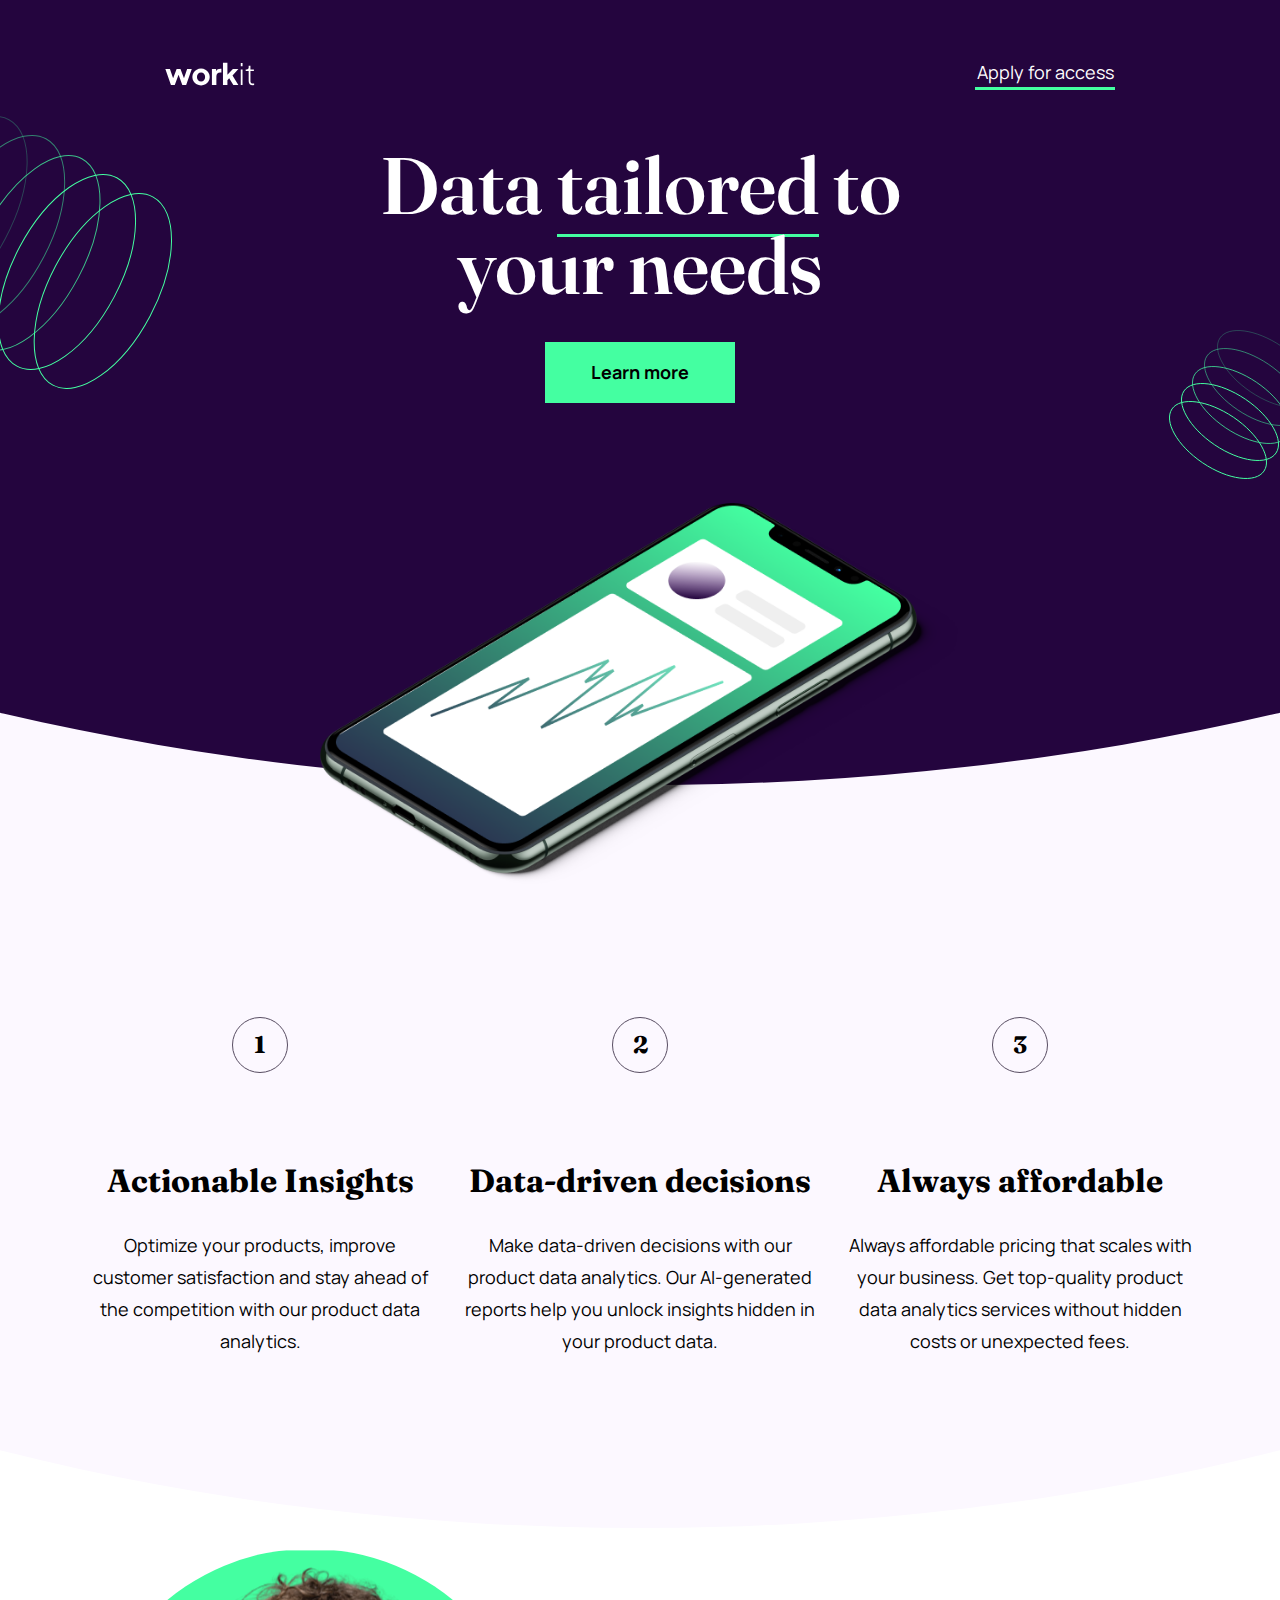
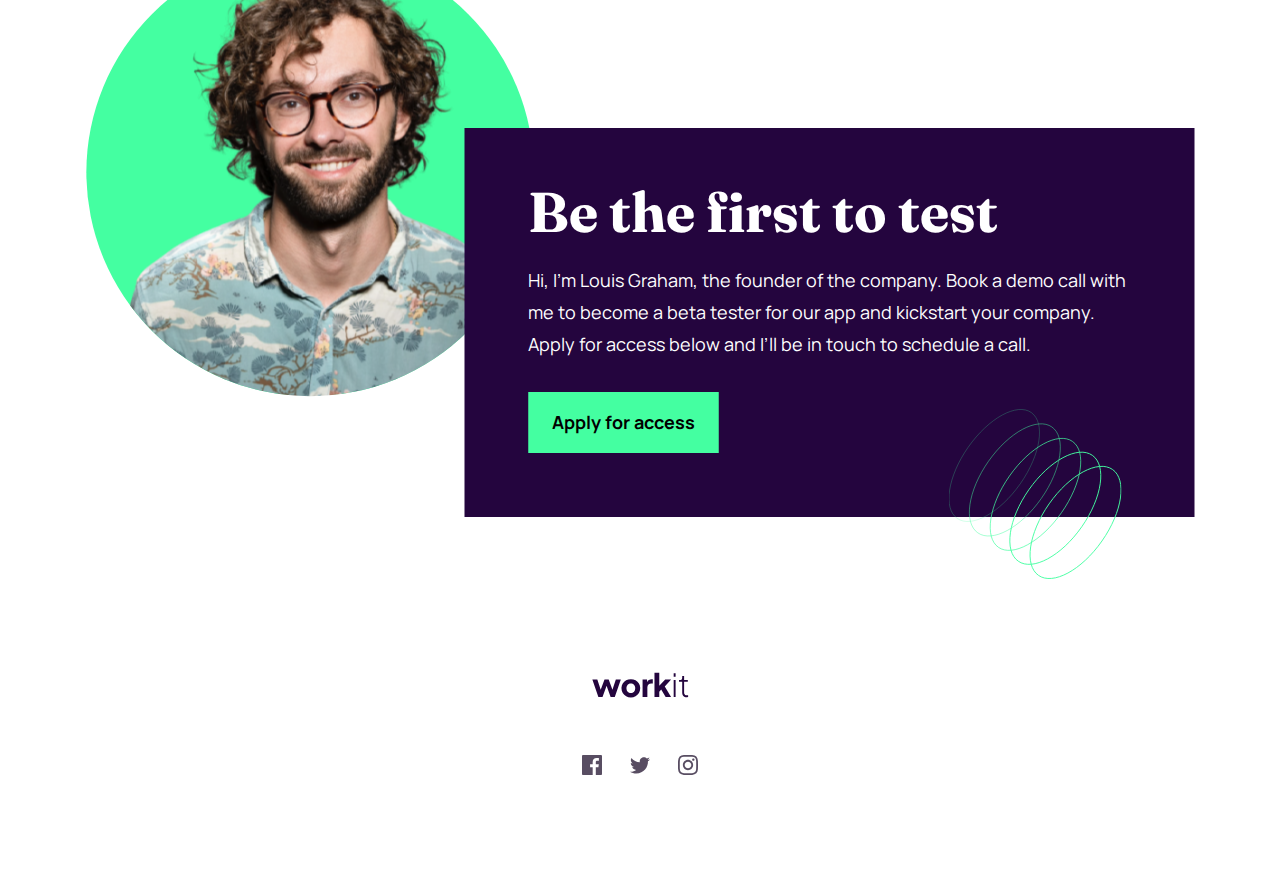
<file: workit/index.html>
<!DOCTYPE html><html lang="en"><head><meta charset="UTF-8"><meta name="viewport" content="width=device-width,initial-scale=1"><link rel="preconnect" href="https://fonts.googleapis.com"><link rel="preconnect" href="https://fonts.gstatic.com" crossorigin><link href="https://fonts.googleapis.com/css2?family=Fraunces:opsz,wght@9..144,400;9..144,600&family=Manrope&display=swap" rel="stylesheet"><link rel="stylesheet" href="./css/normalize.min.css"><link rel="stylesheet" href="./css/style.min.css"><title>Work It</title></head><body><main><section class="hero_section"><div class="header_wrapper"><img src="./images/workit.svg" alt="workit logo" class="logo"> <button type="reset" class="btn_secondary">Apply for access</button></div><div class="marketing_content_wrapper"><h1 class="light_text">Data <span class="marketing_touch">tailored</span> to your needs</h1><button type="reset" class="btn_primary">Learn more</button></div><img src="./images/left-ring.svg" alt="ring" class="ring_left_svg"> <img src="./images/right-ring.svg" alt="ring_svg" class="ring_right_svg"><div class="phone_wrapper"><img src="./images/iphone-pro-max11png.png" alt="Iphone 11 Pro Max image" class="phone absolute" width="715" height="427"></div></section><section class="features_section"><div class="features_container"><div class="borderless_card"><h4 class="rounded"><span>1</span></h4><div class="card_container"><h3 class="space_around">Actionable Insights</h3><p>Optimize your products, improve customer satisfaction and stay ahead of the competition with our product data analytics.</p></div></div><div class="borderless_card"><h4 class="rounded"><span>2</span></h4><div class="card_container"><h3 class="space_around">Data-driven decisions</h3><p>Make data-driven decisions with our product data analytics. Our AI-generated reports help you unlock insights hidden in your product data.</p></div></div><div class="borderless_card"><h4 class="rounded"><span>3</span></h4><div class="card_container"><h3 class="space_around">Always affordable</h3><p>Always affordable pricing that scales with your business. Get top-quality product data analytics services without hidden costs or unexpected fees.</p></div></div></div></section><section class="cta_section"><div class="cta_container"><div class="img_wrapper"><img src="./images/image-removebg-preview(363).png" alt="Picture of the company founder" class="founder_img"></div><div class="cta_content_wrapper"><div class="cta_content"><h2>Be the first to test</h2><p>Hi, I'm Louis Graham, the founder of the company. Book a demo call with me to become a beta tester for our app and kickstart your company. Apply for access below and I’ll be in touch to schedule a call.</p><button class="btn_primary extend">Apply for access</button> <img src="./images/cta_ring.svg" alt="ring" class="cta_ring"></div></div></div></section><footer class="footer"><img src="./images/footer.svg" alt="Logo and Social media links" class="social_media"></footer></main></body></html>
</file>
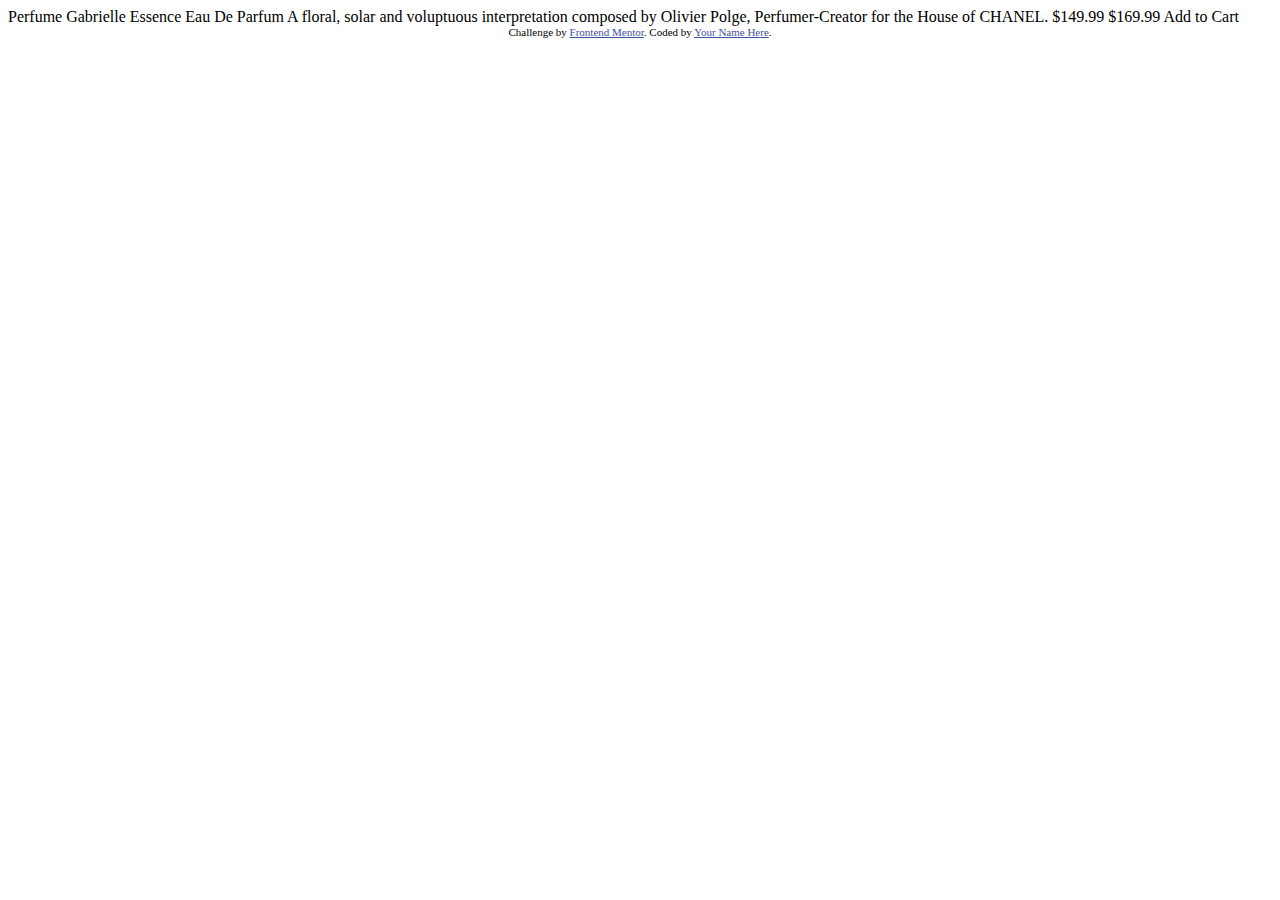
<file: components/product-preview-card/index.html>
<!DOCTYPE html>
<html lang="en">
<head>
  <meta charset="UTF-8">
  <meta name="viewport" content="width=device-width, initial-scale=1.0"> <!-- displays site properly based on user's device -->

  <link rel="icon" type="image/png" sizes="32x32" href="./images/favicon-32x32.png">
  
  <title>Frontend Mentor | Product preview card component</title>

  <!-- Feel free to remove these styles or customise in your own stylesheet 👍 -->
  <style>
    .attribution { font-size: 11px; text-align: center; }
    .attribution a { color: hsl(228, 45%, 44%); }
  </style>
</head>
<body>

  Perfume

  Gabrielle Essence Eau De Parfum

  A floral, solar and voluptuous interpretation composed by Olivier Polge, 
  Perfumer-Creator for the House of CHANEL.

  $149.99
  $169.99

  Add to Cart
  
  <div class="attribution">
    Challenge by <a href="https://www.frontendmentor.io?ref=challenge" target="_blank">Frontend Mentor</a>. 
    Coded by <a href="#">Your Name Here</a>.
  </div>
</body>
</html>
</file>
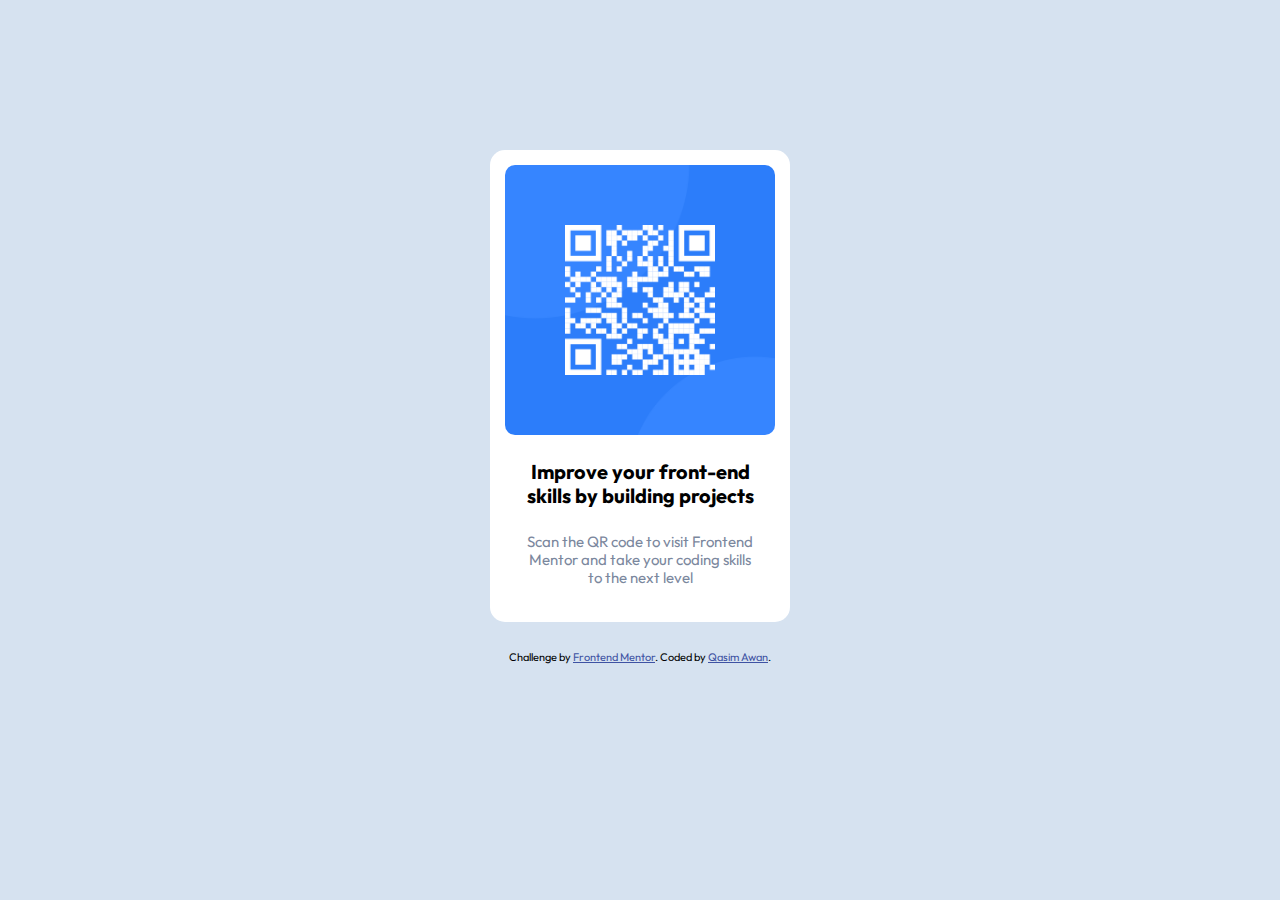
<file: components/qr-code/index.html>
<!DOCTYPE html>
<html lang="en">
<head>
  <meta charset="UTF-8">
  <meta name="viewport" content="width=device-width, initial-scale=1.0"> <!-- displays site properly based on user's device -->

  <link rel="icon" type="image/png" sizes="32x32" href="./images/favicon-32x32.png">
  <link rel="preconnect" href="https://fonts.googleapis.com">
<link rel="preconnect" href="https://fonts.gstatic.com" crossorigin>
<link href="https://fonts.googleapis.com/css2?family=Outfit:wght@400;700&display=swap" rel="stylesheet">
  
  <title>Frontend Mentor | QR code component</title>

  <!-- Feel free to remove these styles or customise in your own stylesheet 👍 -->
  <style>
    /* http://meyerweb.com/eric/tools/css/reset/ 
   v2.0 | 20110126
   License: none (public domain)
*/

html, body, div, span, applet, object, iframe,
h1, h2, h3, h4, h5, h6, p, blockquote, pre,
a, abbr, acronym, address, big, cite, code,
del, dfn, em, img, ins, kbd, q, s, samp,
small, strike, strong, sub, sup, tt, var,
b, u, i, center,
dl, dt, dd, ol, ul, li,
fieldset, form, label, legend,
table, caption, tbody, tfoot, thead, tr, th, td,
article, aside, canvas, details, embed, 
figure, figcaption, footer, header, hgroup, 
menu, nav, output, ruby, section, summary,
time, mark, audio, video {
	margin: 0;
	padding: 0;
	border: 0;
	font-size: 100%;
	font: inherit;
	vertical-align: baseline;
  box-sizing: border-box;
}
/* HTML5 display-role reset for older browsers */
article, aside, details, figcaption, figure, 
footer, header, hgroup, menu, nav, section {
	display: block;
}
body {
	line-height: 1;
}
ol, ul {
	list-style: none;
}
blockquote, q {
	quotes: none;
}
blockquote:before, blockquote:after,
q:before, q:after {
	content: '';
	content: none;
}
table {
	border-collapse: collapse;
	border-spacing: 0;
}
    .attribution { font-size: 11px; text-align: center; }
    .attribution a { color: hsl(228, 45%, 44%); }

    body {
      background-color: hsl(212, 45%, 89%);
      font-family: 'Outfit', sans-serif;
      display: flex;
      justify-content: center;
    }
    
    .background {
      /* width: 1440px; */
      display: flex;
      flex-direction: column;
      justify-content: center;
      align-items: center;
    }

    .card {
      width: 300px;
      display: flex;
      flex-direction: column;
      padding: 15px 15px 35px 15px;
      border-radius: 15px;
      background-color: hsl(0, 0%, 100%);
      margin: 150px 0 30px 0;
    }

    .qr_code_img {
      border-radius: 10px;
    }

    .card_content_wrapper {
      padding: 0 20px
    }

    .card_heading {
      font-size: 20px;
      font-weight: 700;
      line-height: 1.2;
      margin: 25px 0;
      text-align: center;
    }

    .card_p {
      font-size: 15px;
      line-height: 1.2;
      text-align: center;
      color:  hsl(220, 15%, 55%);
    }

    /* CSS styles for mobile devices with a width of 375px or less */
    @media screen and (max-width: 375px) {
      /* Put your mobile-specific styles here */
      .card {
        width: 325px;
      }

      .card_heading {
      font-size: 22px;
    }

    .card_p {
      font-size: 16px;
    }

      /* Add more styles as needed */
    }


  </style>
</head>
<body>
  <main class="background">
    <div class="card">
      <img src="./images/image-qr-code.png" alt="qr-code-image" class="qr_code_img">
      <div class="card_content_wrapper">
        <h1 class="card_heading">Improve your front-end skills by building projects</h1>
        <p class="card_p">Scan the QR code to visit Frontend Mentor and take your coding skills to the next level</p>
      </div>
    </div>
    <div class="attribution">
      Challenge by <a href="https://www.frontendmentor.io?ref=challenge" target="_blank">Frontend Mentor</a>. 
      Coded by <a href="#">Qasim Awan</a>.
    </div>
  </main>
</body>
</html>
</file>
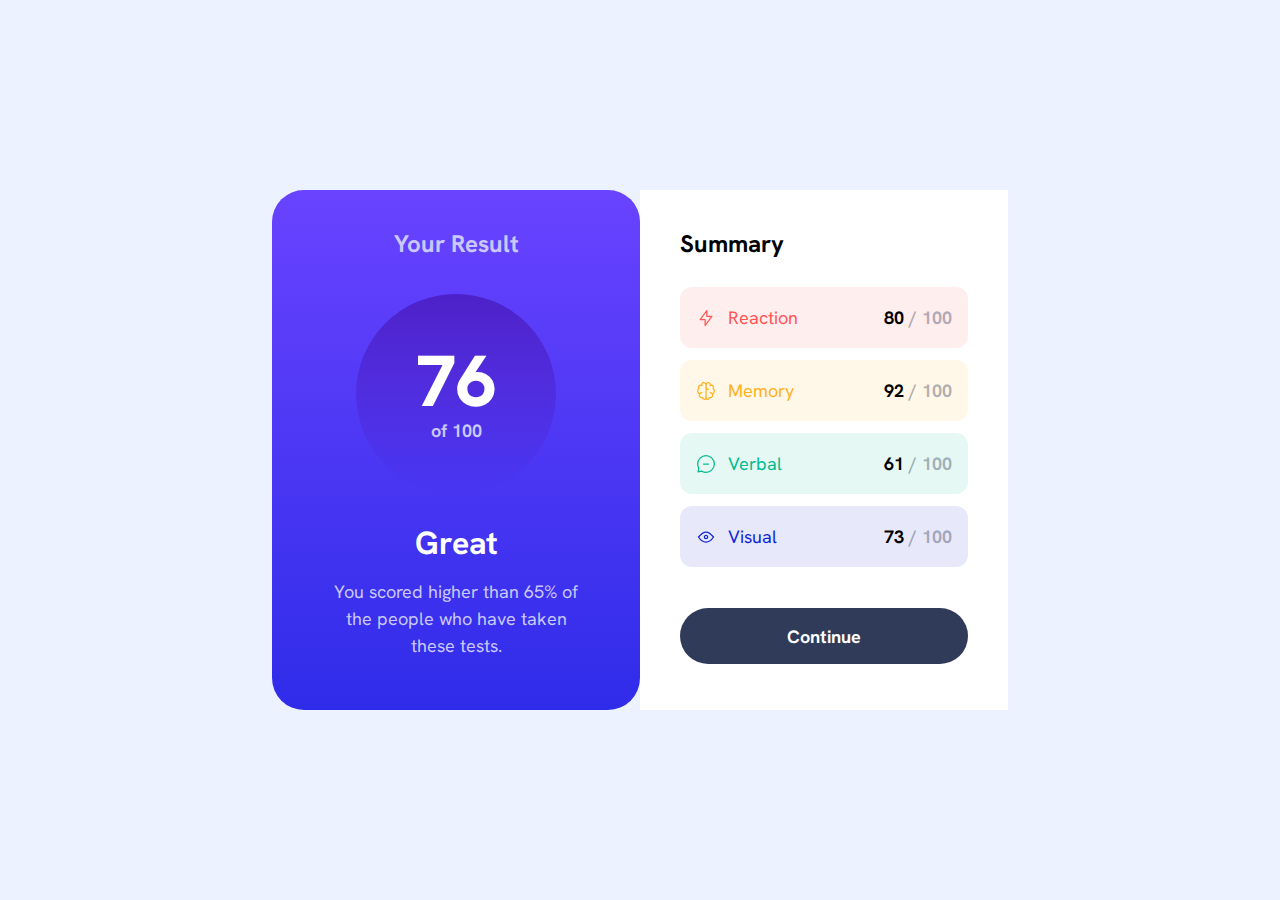
<file: components/results-summary/index.html>
<!DOCTYPE html>
<html lang="en">
<head>
  <meta charset="UTF-8">
  <meta name="viewport" content="width=device-width, initial-scale=1.0"> <!-- displays site properly based on user's device -->

  <link rel="icon" type="image/png" sizes="32x32" href="./assets/images/favicon-32x32.png">
  
  <title>Frontend Mentor | Results summary component</title>

  <!-- Feel free to remove these styles or customise in your own stylesheet 👍 -->
  <!-- <style>
    .attribution { font-size: 11px; text-align: center; }
    .attribution a { color: hsl(228, 45%, 44%); }
  </style> -->
  <link rel="stylesheet" href="./css/styles.css">
</head>
<body>
  <div class="page">
    <main class="main">
      <div class="flex_item result">
        <!-- Heading M weight 700 -->
        <h3 class="p_semibold result_heading font_light_blue">Your Result</h3>
        <div class="circle item_mb">
          <!-- Heading XL weight 800 -->
          <h1>76</h1>
          <!-- Body Bold weight 700 -->
          <p class="total p_semibold font_light_blue">of 100</p>
        </div>
        <div class="info_wrapper">
          <h2>Great</h2>
          <p class="info font_light_blue">You scored higher than 65% of the people who have taken these tests.</p>
        </div>
      </div>
      <div class="flex_item summary">
        <!-- Heading M -->
        <h3 class="item_mb p_semibold">Summary</h3>
        <!-- p -->
        <div class="cards_wrapper">
          <div class="card_line card_red">
            <div class="inner_flex">
              <img src="./assets/images/icon-reaction.svg" alt="Reaction Icon" class="card_icon">
              <p class="font_red">Reaction</p>
            </div>
            <p class="p_semibold">80 <span class="font_dark_navy p_semibold">/ 100</span></p>
          </div>
          <div class="card_line card_yellow">
            <div class="inner_flex">
              <img src="./assets/images/icon-memory.svg" alt="Memory Icon" class="card_icon">
              <p class="font_yellow">Memory</p>
            </div>
            <p class="p_semibold">92 <span class="font_dark_navy p_semibold">/ 100</span></p>
          </div>
          <div class="card_line card_green">
            <div class="inner_flex">
              <img src="./assets/images/icon-verbal.svg" alt="Verbal Icon" class="card_icon">
              <p class="font_green">Verbal</p>
            </div>
            <p class="p_semibold">61 <span class="font_dark_navy p_semibold">/ 100</span></p>
          </div>
          <div class="card_line card_blue">
            <div class="inner_flex">
              <img src="./assets/images/icon-visual.svg" alt="Visual Icon" class="card_icon">
              <p class="font_blue">Visual</p>
            </div>
            <p class="p_semibold">73 <span class="font_dark_navy p_semibold">/ 100</span></p>
          </div>
          <!-- p bold -->
        </div>
        <button class="summary_item_mt summary_btn p_semibold">Continue</button>
      </div>
    </main>
  </div>
</body>
</html>
</file>
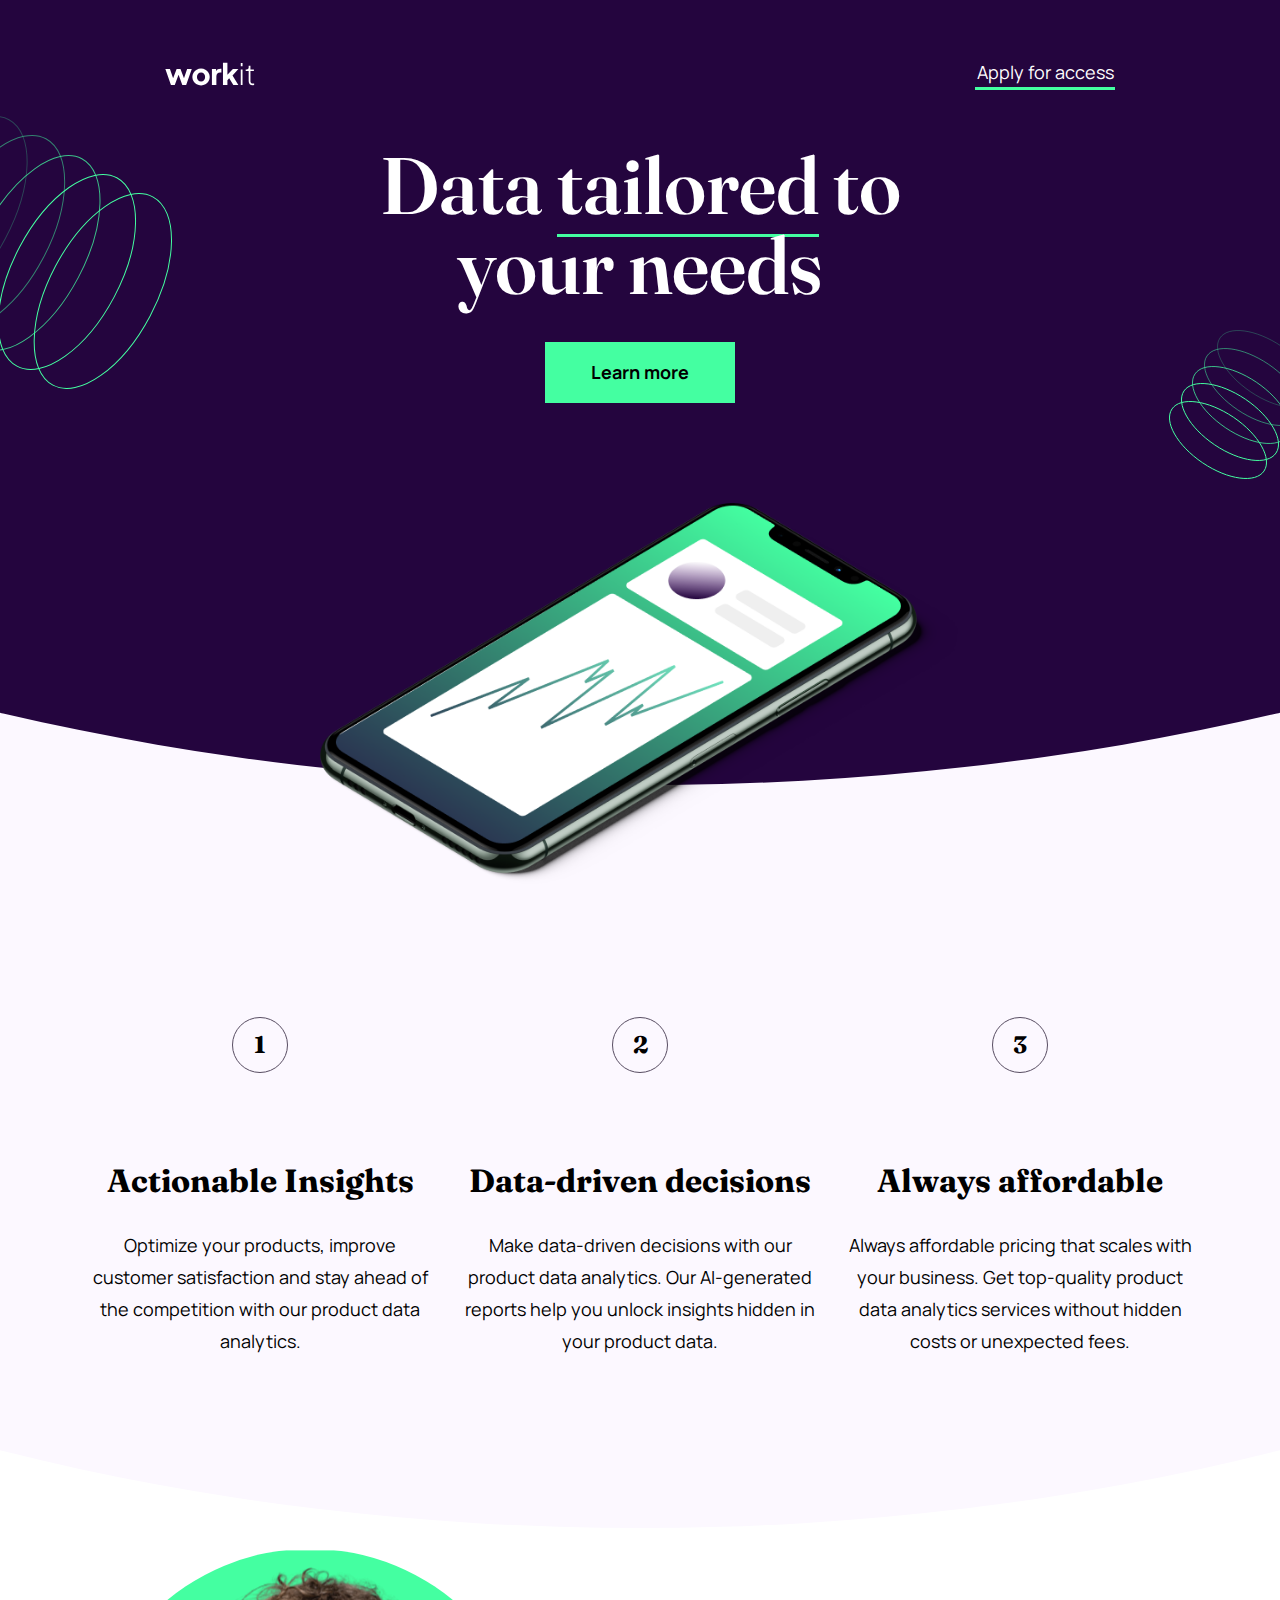
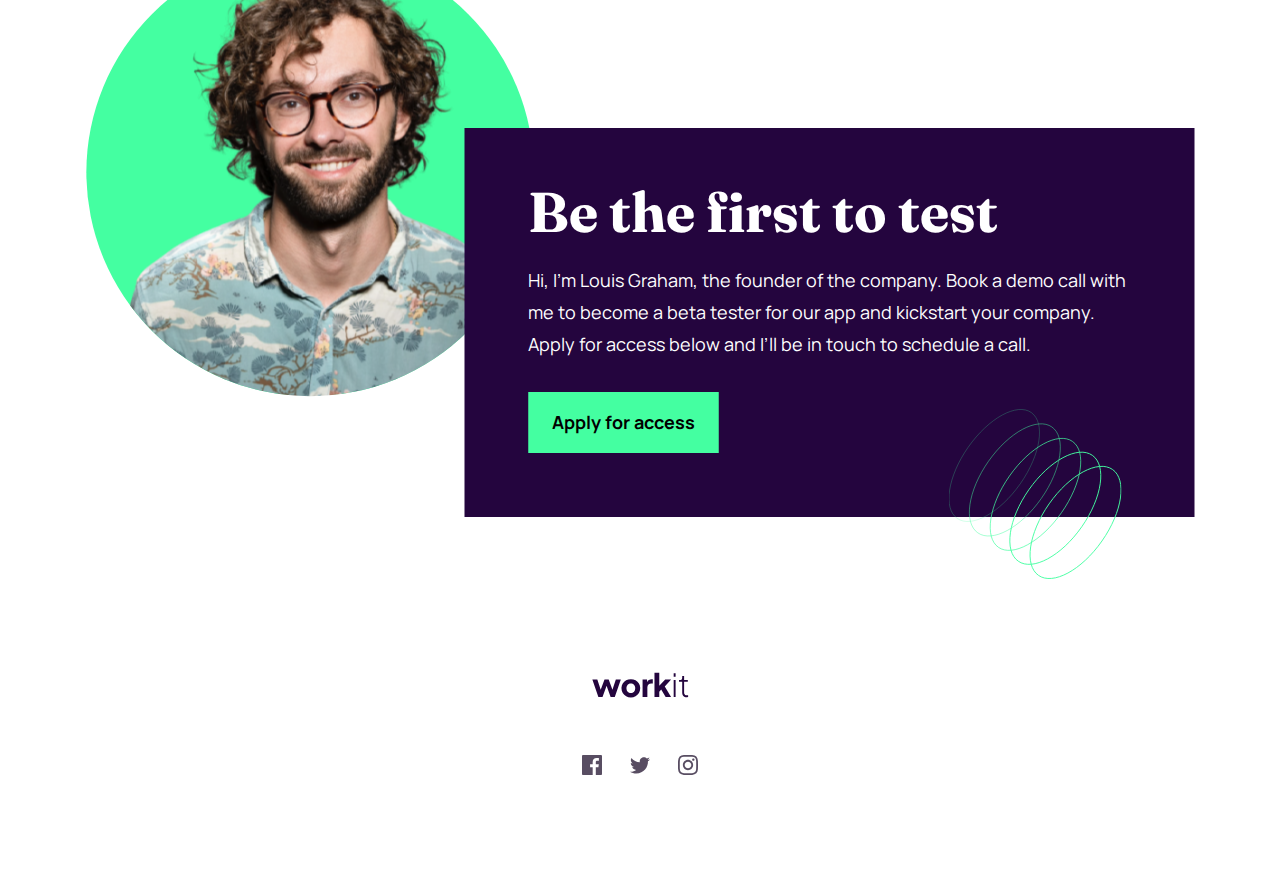
<file: workit/index-original.html>
<!DOCTYPE html>
<html lang="en">
<head>
    <meta charset="UTF-8">
    <meta name="viewport" content="width=device-width, initial-scale=1.0">
    <link rel="preconnect" href="https://fonts.googleapis.com">
    <link rel="preconnect" href="https://fonts.gstatic.com" crossorigin>
    <link href="https://fonts.googleapis.com/css2?family=Fraunces:opsz,wght@9..144,400;9..144,600&family=Manrope&display=swap" rel="stylesheet">
    <link rel="stylesheet" href="./css/normalize.min.css">
    <link rel="stylesheet" href="./css/style.min.css">
    <title>Work It</title>
</head>
<body>
    <main>
        <section  class="hero_section">
                <div class="header_wrapper">
                    <img src="./images/workit.svg" alt="workit logo" class="logo">
                    <button type="reset" class="btn_secondary">Apply for access</button>
                </div>
                <div class="marketing_content_wrapper">
                    <h1 class="light_text">Data <span class="marketing_touch">tailored</span> to your needs</h1>
                    <button type="reset" class="btn_primary">Learn more</button>
                </div>
                
                <img src="./images/left-ring.svg" alt="ring" class="ring_left_svg">
                <img src="./images/right-ring.svg" alt="ring_svg" class="ring_right_svg">
                <div class="phone_wrapper">
                    <img src="./images/iphone-pro-max11png.png"
                    alt="Iphone 11 Pro Max image"
                    class="phone absolute"
                    width="715" height="427">
                </div>
        </section>
        <section class="features_section">
            <div class="features_container">
                <div class="borderless_card">
                        <h4 class="rounded"><span>1</span></h4>
                    <div class="card_container">
                        <h3 class="space_around">Actionable Insights</h3>
                        <p>Optimize your products, improve customer satisfaction and stay ahead of the competition with our product data analytics.</p>
                    </div>
                </div>
                <div class="borderless_card">
                        <h4 class="rounded"><span>2</span></h4>
                    <div class="card_container">
                        <h3 class="space_around">Data-driven decisions</h3>
                        <p>Make data-driven decisions with our product data analytics. Our AI-generated reports help you unlock insights hidden in your product data.</p>
                    </div>
                </div>
                <div class="borderless_card">
                        <h4 class="rounded"><span>3</span></h4>
                    <div class="card_container">
                        <h3 class="space_around">Always affordable</h3>
                        <p>Always affordable pricing that scales with your business. Get top-quality product data analytics services without hidden costs or unexpected fees.</p>
                    </div>
                </div>
            </div>
        </section>


        <section class="cta_section">
            <div class="cta_container">
                <div class="img_wrapper">
                    <img 
                    src="./images/image-removebg-preview(363).png"
                    alt="Picture of the company founder"
                    class="founder_img"
                    >
                </div>
                <div class="cta_content_wrapper">
                    <div class="cta_content">
                        <h2>Be the first to test</h2>
                        <p>Hi, I'm Louis Graham, the founder of the company. Book a demo call with me to become a beta tester for our app and kickstart your company. Apply for access below and I’ll be in touch to schedule a call.</p>
                        <button class="btn_primary extend">Apply for access</button>
                        <img src="./images/cta_ring.svg" alt="ring" class="cta_ring">
                    </div>
            </div>
            </div>
        </section>

        
        <footer class="footer">
            <img src="./images/footer.svg" alt="Logo and Social media links" class="social_media">
        </footer>
    </main>
</body>
</html>
</file>
<file: workit/css/style.min.css>
*{box-sizing:border-box}html{font-family:Manrope,sans-serif;font-size:62.5%}main{max-width:1440px;margin:0 auto}h1{font-family:Fraunces,serif;font-size:8rem;font-size:normal;font-weight:600;line-height:8rem}h2{font-family:Fraunces,serif;font-size:5.6rem;line-height:4rem}h3{font-family:Fraunces,serif;font-size:3.2rem;line-height:4rem}h4{font-family:Fraunces,serif;font-size:2.4rem;line-height:4rem}p{font-size:18px;line-height:3.2rem}.btn_primary{width:190px;height:61px;font-size:1.8rem;background:#44ffa1;box-sizing:border-box;border:2px solid #44ffa1;font-weight:700;color:#000}.btn_primary:hover{background:0 0;cursor:pointer;border:2px solid #44ffa1;color:#44ffa1;box-sizing:border-box}.btn_secondary{width:14rem;height:3.2rem;font-size:1.8rem;background:0 0;border:none;border-bottom:3px solid #44ffa1;color:#fff;padding:0}.btn_secondary:hover{color:#44ffa1;cursor:pointer}.logo{max-width:9.5rem;max-height:2.4rem}.light_text{color:#fff}.hero_section{position:relative;display:flex;flex-direction:column;align-items:center}.hero_section::after{content:'';display:block;position:absolute;top:0;left:0;width:100%;height:100%;background-color:#24053e;z-index:-1;clip-path:ellipse(130% 120% at 50% -20%)}.header_wrapper{width:100%;display:flex;justify-content:space-between;align-items:center;padding:5.8rem 16.5rem 5.5rem 16.5rem}.phone_wrapper{display:flex;justify-content:center;width:100%}.phone{aspect-ratio:715/427;height:auto;position:relative;bottom:-10rem;max-width:71.5rem;max-height:42.7rem;width:50%;min-width:51.4rem;height:auto}.marketing_content_wrapper{display:flex;flex-direction:column;align-items:center;text-align:center;max-width:63.5rem;margin:0 auto;gap:3.7rem}.marketing_touch{border-bottom:3px solid #44ffa1}.ring_left_svg{position:absolute;top:11.6rem;left:0}.ring_right_svg{position:absolute;right:0;top:31.4rem}.features_section{position:relative;background:#fcf8ff;z-index:-2;clip-path:ellipse(130% 120% at 50% -20%);padding-top:10rem;top:-10rem;display:flex;justify-content:center}.features_container{max-width:1114px;margin:0 10px;display:flex;text-align:center;padding-top:20rem;padding-bottom:17.1rem;gap:2.6rem}.borderless_card{display:flex;flex-direction:column;flex:1}.rounded{border:1px solid #584d62;border-radius:30.5px;width:5.6rem;height:5.6rem;align-self:center;display:flex;align-items:center;justify-content:center;box-sizing:border-box}.space_around{margin:56px 0 28px 0}.cta_section{margin:10rem 0}.cta_container{margin:0 10px;display:flex;justify-content:center}.cta_content_wrapper{margin:0 10px;transform:translateX(-5%)}.cta_content{display:flex;flex-grow:1;flex-direction:column;gap:3.2rem;padding:6.4rem;max-width:73rem;min-width:51.4rem;background-color:#24053e;color:#fff;position:relative}.cta_ring{position:absolute;max-width:173px;bottom:-61.74px;right:72.69px}.img_wrapper{display:flex;justify-content:center;align-items:center;align-self:flex-start;max-width:47.7rem;min-width:28.1rem;height:auto;background-color:#44ffa1;clip-path:circle(50% at 50% 50%);transform:translate(10%,-40%);position:relative}.founder_img{position:relative;top:10px;width:100%}.footer{display:flex;justify-content:center}.social_media{margin-bottom:11rem}@media screen and (max-width:768px){main{overflow-x:hidden}.hero_section::after{clip-path:ellipse(160% 120% at 50% -20%)}h1{font-size:6rem;line-height:6rem}h2{font-size:4.8rem;line-height:5.6rem}h3{font-size:2.8rem;line-height:3.6rem}h4{font-size:2rem;line-height:3.6rem}p{font-size:1.6rem;line-height:2.8rem}.header_wrapper{padding:3.2rem 3.9rem;margin-bottom:2rem}.btn_primary{font-size:1.6rem;line-height:3.2rem;width:13.3rem;height:5.5rem}.btn_secondary{font-size:1.6rem;line-height:3.1rem;letter-spacing:.016rem}.marketing_content_wrapper{max-width:47.3rem}.phone{width:80%;max-width:51.4rem;max-height:28.66rem;min-width:32rem}.ring_left_svg{left:-9rem}.ring_right_svg{right:-4rem}.features_section{clip-path:ellipse(160% 120% at 50% -20%)}.features_container{flex-direction:column;text-align:start;max-width:57.3rem;gap:4.8rem;padding-top:15rem;padding-bottom:10.37rem}.borderless_card{display:flex;flex-direction:row;gap:3.2rem}.rounded{width:4.7rem;height:4.7rem;min-width:4.7rem}.space_around{margin:0}.card_container{max-width:49.3rem;display:flex;flex-direction:column;gap:1.6rem}.cta_section{margin:1rem;padding:10rem 1rem}.cta_container{max-width:68.9rem;position:relative;justify-content:flex-end}.img_wrapper{width:28.1rem;height:28.1rem;transform:translate(-10%,-70%);position:absolute;left:0;top:0}.cta_content_wrapper{transform:translateX(0);top:0;right:0}.cta_content{max-width:51.4rem;min-width:34.3rem;padding:5.6rem}.cta_ring{right:1.269rem;max-width:17.3rem;max-height:13.7rem}.extend{width:17.2rem;height:5.5rem}.social_media{margin-bottom:5rem}}@media screen and (max-width:425px){h1{font-size:5rem}h2{font-size:3.2rem;line-height:4.8rem}.hero_section::after{clip-path:ellipse(200% 120% at 50% -20%)}.ring_left_svg{display:none}.ring_right_svg{display:none}.borderless_card{max-width:34.3rem;flex-direction:column;text-align:center;gap:2.4rem}.rounded{margin:0}.features_section{top:-8rem;clip-path:ellipse(270% 120% at 50% -20%)}.cta_section{margin:-5rem 1rem 5rem 1rem;padding:0;display:flex;justify-content:center}.cta_container{max-width:34.3rem;flex-direction:column;align-items:center;margin:0}.img_wrapper{position:relative;transform:translate(0,16%);align-self:unset;max-width:28.1rem;max-height:28.1rem;width:unset;height:unset;min-width:unset}.cta_content_wrapper{transform:translateX(0);margin:0}.cta_content{padding:3.1rem;max-width:34.3rem;min-width:unset;text-align:center;display:flex;align-items:center}.cta_ring{display:none}}
</file>
<file: components/results-summary/css/styles.css>
/* || CSS Reset (https://andy-bell.co.uk/a-modern-css-reset/) */

/* Box sizing rules */
*,
*::before,
*::after {
  box-sizing: border-box;
}

/* Remove default margin */
body,
h1,
h2,
h3,
h4,
p,
figure,
blockquote,
dl,
dd {
  margin: 0;
}

/* Remove list styles on ul, ol elements with a list role, which suggests default styling will be removed */
ul[role='list'],
ol[role='list'] {
  list-style: none;
}

/* Set core root defaults */
html:focus-within {
  scroll-behavior: smooth;
}

/* Set core body defaults */
body {
  min-height: 100vh;
  text-rendering: optimizeSpeed;
  line-height: 1.5;
}

/* A elements that don't have a class get default styles */
a:not([class]) {
  text-decoration-skip-ink: auto;
}

/* Make images easier to work with */
img,
picture {
  max-width: 100%;
  display: block;
}

/* Inherit fonts for inputs and buttons */
input,
button,
textarea,
select {
  font: inherit;
}

/* Remove all animations, transitions and smooth scroll for people that prefer not to see them */
@media (prefers-reduced-motion: reduce) {
  html:focus-within {
   scroll-behavior: auto;
  }
  
  *,
  *::before,
  *::after {
    animation-duration: 0.01ms !important;
    animation-iteration-count: 1 !important;
    transition-duration: 0.01ms !important;
    scroll-behavior: auto !important;
  }
}

/* ---------------------- Web Fonts ---------------------- */

@font-face {
    font-family: "Hanken Grotesk";
    src: url("../assets/fonts/HankenGrotesk-VariableFont_wght.ttf")
}

/* ---------------------- Custom Properties ---------------------- */

:root {
    --color-background-very-light-blue: #ECF2FF;
    --color-light-red: rgba(255, 87, 87, 0.1);
    --color-orangey-yellow: rgb(255, 176, 31, 0.1);
    --color-green-teal: rgb(0, 189, 145, 0.1);
    --color-cobalt-blue: rgb(17, 37, 212, 0.1);
    --color-neutral-white: #ffffff;
    --color-neutral-pale-blue: #ebf1ff;
    --color-neutral-light-lavender: #c8c7ff;
    --color-neutral-dark-gray-blue: #303b5a;
    --gradient-background-light-slate-blue: #7857ff;
    --gradient-background-light-royal-blue: linear-gradient(180deg, #75F 0%, #6943FF 0.01%, #2F2CE9 100%);
    --gradient-circle-violet-blue: linear-gradient(180deg, #4D21C9 0%, rgba(37, 33, 201, 0.00) 100%, rgba(37, 33, 201, 0.00) 100%);
    --gradient-circle-persian-blue: #2421ca00;
    --font: "Hanken Grotesk";
    --font-weight-regular: 500;
    --font-weight-semibold: 700;
    --font-weight-bold: 800;
    --font-size-base: 1rem;
    --font-size-heading-M: 2.4rem;
    --font-size-heading-L: 3.2rem;
    --font-size-heading-XL: 7.2rem;
    --font-color-red: #FF5555;
    --font-color-orangey-yellow: #FFB21E;
    --font-color-green-teal: #00BB8F;
    --font-color-cobalt-blue: #1125D6;
    --font-color-light-blue: #cac9ff;
    --font-color-dark-navy: hsla(224, 30%, 27%, 0.4);
    --line-height-L: normal;
    --line-height-M: normal;
    --line-height-XL: 7.2rem;
    --btn-background-color: rgba(48, 59, 89, 1);
}

/* ---------------------- Font-Size ---------------------- */

html {
    font-family: var(--font);
    font-size: 62.5%;
}

body {
    font-size: 1.8rem;
}

.p_semibold {
    font-weight: var(--font-weight-semibold);
}

.bold {
    font-weight: var(--font-weight-bold);
}

h1 {
    font-size: var(--font-size-heading-XL);
    font-weight: var(--font-weight-bold);
    line-height: var(--line-height-XL);
}

h2 {
    font-size: var(--font-size-heading-L);
    font-weight: var(--font-weight-semibold);
    line-height: var(--line-height-L);
}

h3 {
    font-size: var(--font-size-heading-M);
    font-weight: var(--font-weight-regular);
    line-height: var(--line-height-M);
}

/* ---------------------- Page-Wrapper ---------------------- */

.page {
    max-width: 144rem;
    height: 100vh;
    margin-inline: auto; /* When set to auto it will center content */
    background-color: var(--color-background-very-light-blue);
    display: flex;
    justify-content: center;
    align-items: center;
}

.main {
    max-width: 73.6rem;
    margin-inline: auto;
    display: flex;
}

.flex_item {
    flex: 1;
}

.result {
    box-sizing: border-box;
    text-align: center;
    min-width: 36.8rem;
    min-height: 51.2rem;
    background: var(--gradient-background-light-royal-blue);
    color: var(--color-neutral-white);
    border-radius: 3.2rem;
    padding: 3.8rem 4rem 4.6rem;
}

.font_light_blue {
    color: var(--font-color-light-blue);
}

.font_dark_navy {
    color: var(--font-color-dark-navy);
}

.result_heading {
    margin-bottom: 3.5rem;
}

.circle {
    max-width: 20rem;
    min-width: 20rem;
    max-height: 20rem;
    min-height: 20rem;
    clip-path: circle(50% at center);
    margin-inline: auto;
    background:  var(--gradient-circle-violet-blue);
    display: flex;
    justify-content: center;
    align-items: center;
    flex-direction: column;
}

.info_wrapper {
    display: flex;
    flex-direction: column;
    gap: 1.4rem;
}

.info {
    max-width: 26rem;
    margin-inline: auto;
}

.summary {
    background-color: var(--color-neutral-white);
    padding: 3.8rem 4rem 4.6rem;
}

.item_mb {
    margin-bottom: 2.8rem;
}

.summary_item_mt {
    margin-top: 4.1rem;
}

.cards_wrapper {
    display: flex;
    flex-direction: column;
    gap: 1.2rem;
}

.card_line {
    display: flex;
    min-width: 28.8rem;
    justify-content: space-between;
    align-items: center;
    padding: 1.7rem 1.6rem;
    border-radius: 1.2rem;
}

.inner_flex {
    display: flex;
    align-items: center;
    gap: 1.2rem;
}

.card_icon {
    width: 2rem;
    height: 2rem;
}

.card_red {
    background: var(--color-light-red);
}

.font_red {
    color: var(--font-color-red);
}

.card_yellow {
    background: var(--color-orangey-yellow);
}

.font_yellow {
    color: var(--font-color-orangey-yellow);
}

.card_green {
    background: var(--color-green-teal);
}

.font_green {
    color: var(--font-color-green-teal);
}

.card_blue {
    background: var(--color-cobalt-blue);
}

.font_blue {
    color: var(--font-color-cobalt-blue);
}

.summary_btn {
    width: 100%;
    background: var(--btn-background-color);
    border: none;
    color: var(--color-neutral-white);
    border-radius: 12.8rem;
    min-height: 5.6rem;
}

.summary_btn:hover {
    cursor: pointer;
    background: var(--gradient-background-light-royal-blue);
}

/* ---------------------- Media_Queries ---------------------- */

@media screen and (max-width: 768px) {

    .page {
        height: unset;
        max-width: unset;
        background-color: unset;
    }

    .main {
        flex-direction: column;
        max-width: unset;
        width: 100%;
    }

    .result {
        width: 100%;
        border-radius: 0 0 3.2rem 3.2rem;
    }

    .summary {
        width: 100%;
    }
}
</file>
